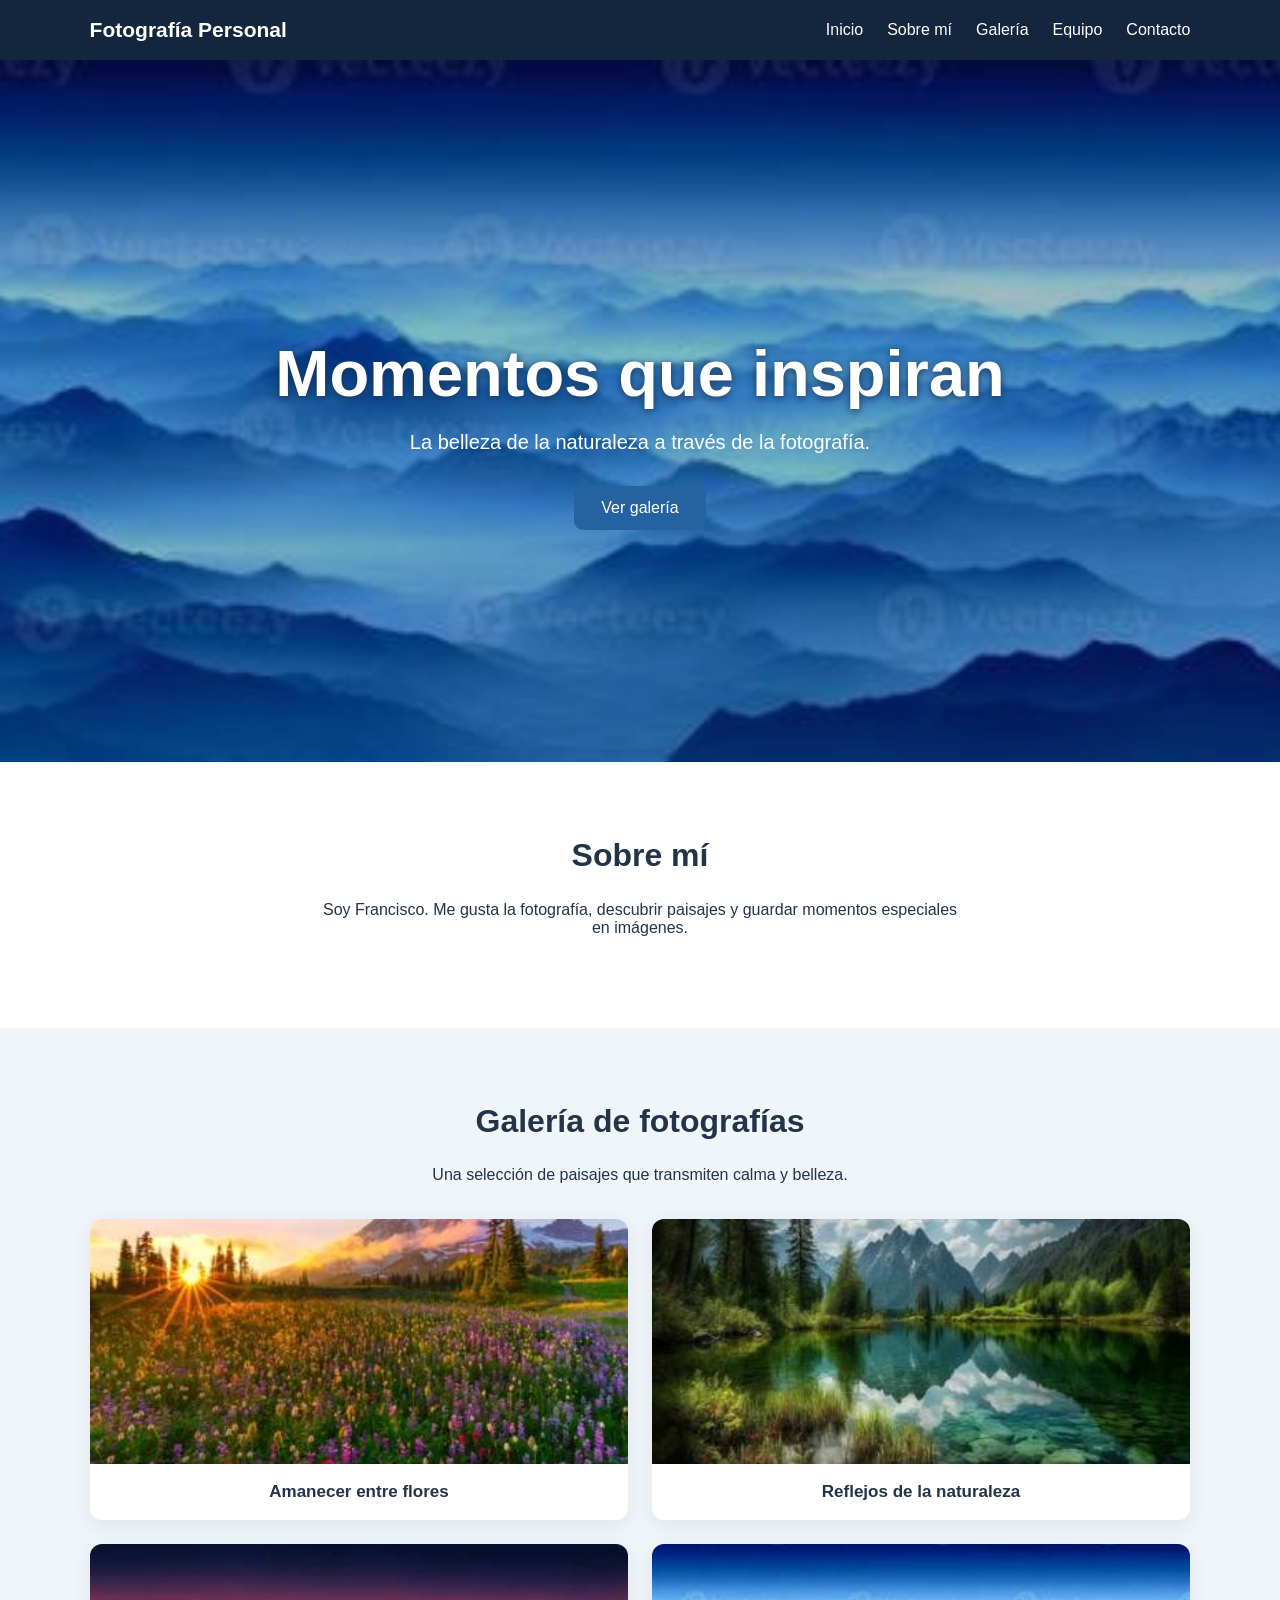
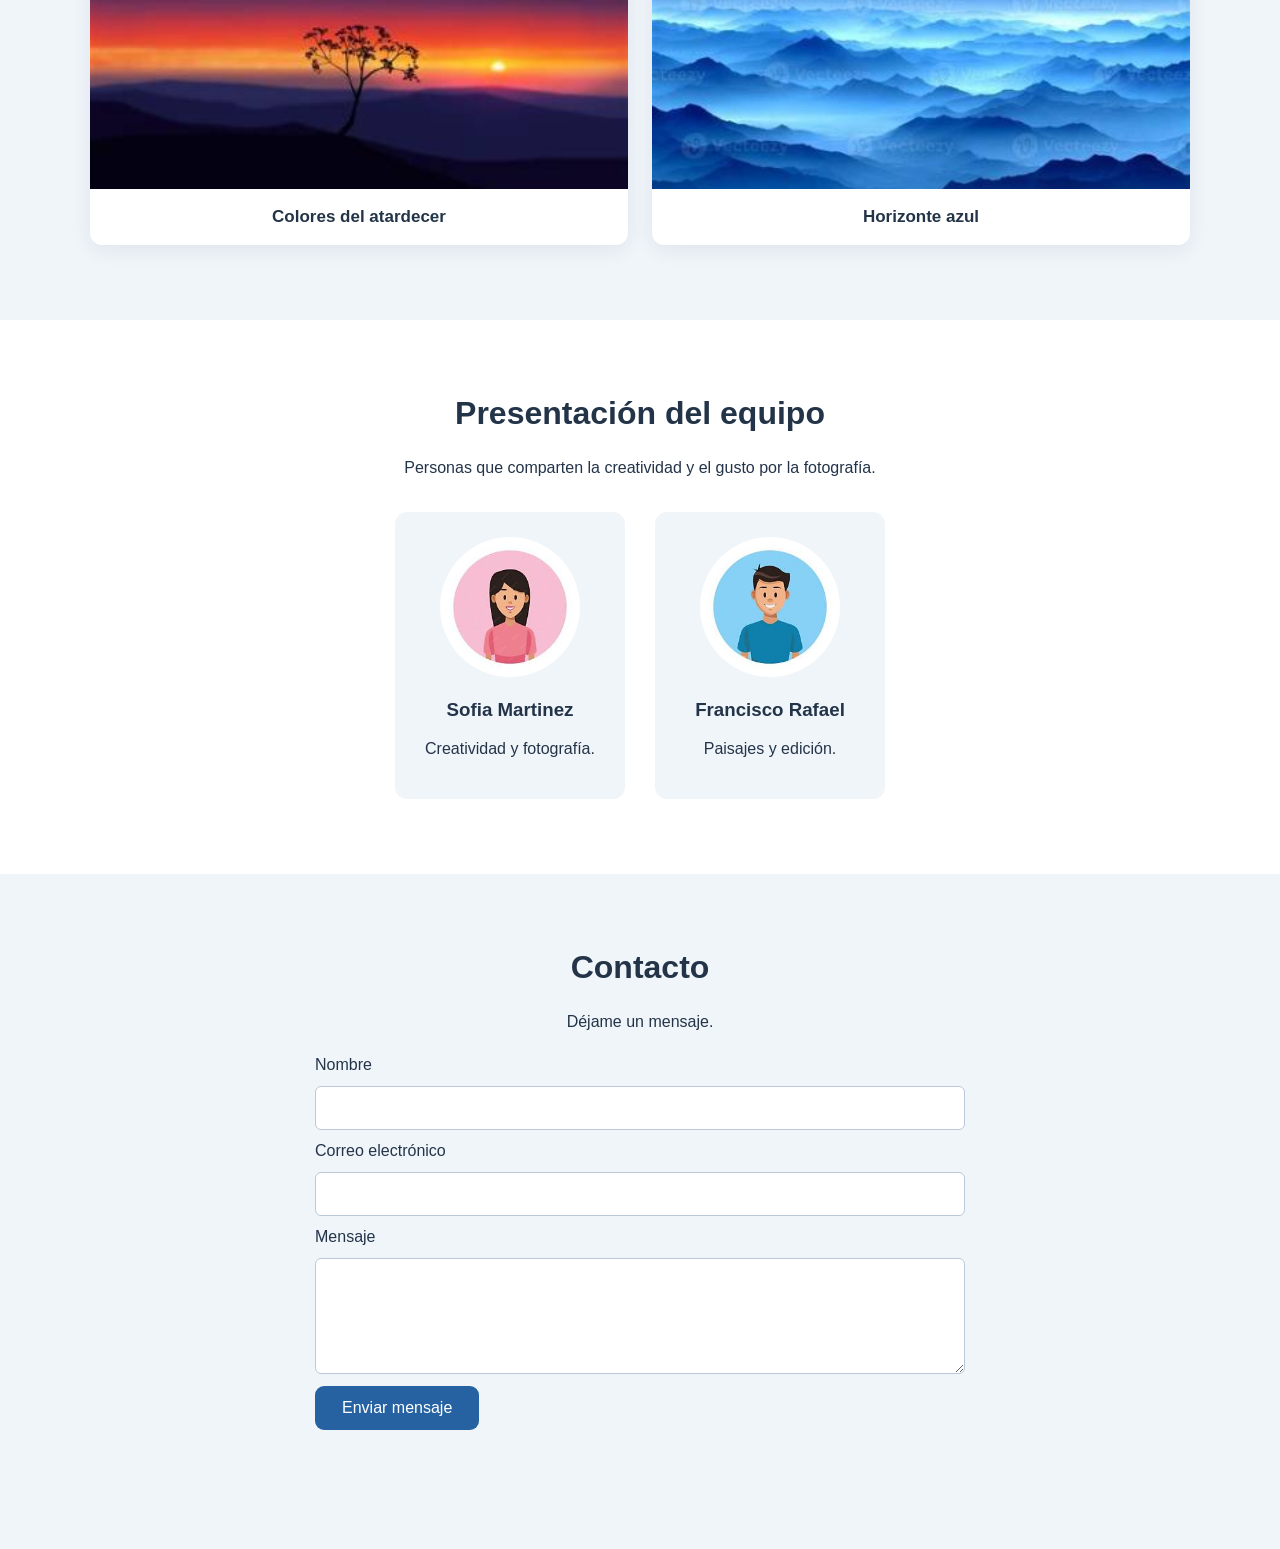
<file: index.html>
<!DOCTYPE html>
<html lang="es">
<head>
    <meta charset="UTF-8">
    <meta name="viewport" content="width=device-width, initial-scale=1.0">
    <title>Fotografía Personal</title>
    <link rel="stylesheet" href="css/estilos.css">
</head>
<body>
    <nav class="navbar">
        <a class="logo" href="#inicio">Fotografía Personal</a>
        <ul class="nav-links">
            <li><a href="#inicio">Inicio</a></li>
            <li><a href="#sobre-mi">Sobre mí</a></li>
            <li><a href="#galeria">Galería</a></li>
            <li><a href="#equipo">Equipo</a></li>
            <li><a href="#contacto">Contacto</a></li>
        </ul>
    </nav>

    <header class="hero" id="inicio">
        <div class="hero-content">
            <h1>Momentos que inspiran</h1>
            <p>La belleza de la naturaleza a través de la fotografía.</p>
            <a class="boton" href="#galeria">Ver galería</a>
        </div>
    </header>

    <main>
        <section class="contenido" id="sobre-mi">
            <div class="contenido-inner">
                <h2>Sobre mí</h2>
                <p>Soy Francisco. Me gusta la fotografía, descubrir paisajes y guardar momentos especiales en imágenes.</p>
            </div>
        </section>

        <section class="contenido fondo-claro" id="galeria">
            <div class="contenedor">
                <h2>Galería de fotografías</h2>
                <p>Una selección de paisajes que transmiten calma y belleza.</p>
                <div class="galeria">
                    <article class="tarjeta-foto">
                        <img src="img/paisaje_flores.png" alt="Montañas y flores al amanecer">
                        <h3>Amanecer entre flores</h3>
                    </article>
                    <article class="tarjeta-foto">
                        <img src="img/paisaje_lago.png" alt="Lago de montaña con reflejos">
                        <h3>Reflejos de la naturaleza</h3>
                    </article>
                    <article class="tarjeta-foto">
                        <img src="img/paisaje_atardecer.png" alt="Árbol y montañas al atardecer">
                        <h3>Colores del atardecer</h3>
                    </article>
                    <article class="tarjeta-foto">
                        <img src="img/fondo_azul.png" alt="Capas de montañas azules">
                        <h3>Horizonte azul</h3>
                    </article>
                </div>
            </div>
        </section>

        <section class="contenido" id="equipo">
            <div class="contenedor">
                <h2>Presentación del equipo</h2>
                <p>Personas que comparten la creatividad y el gusto por la fotografía.</p>
                <div class="equipo">
                    <article class="miembro">
                        <img src="img/perfil_1.png" alt="Avatar de integrante del equipo">
                        <h3>Sofia Martinez</h3>
                        <p>Creatividad y fotografía.</p>
                    </article>
                    <article class="miembro">
                        <img src="img/perfil_2.png" alt="Avatar de integrante del equipo">
                        <h3>Francisco Rafael</h3>
                        <p>Paisajes y edición.</p>
                    </article>
                </div>
            </div>
        </section>

        <section class="contenido fondo-claro" id="contacto">
            <div class="contenido-inner">
                <h2>Contacto</h2>
                <p>Déjame un mensaje.</p>
                <form id="formulario">
                    <label for="nombre">Nombre</label>
                    <input id="nombre" name="nombre" type="text" required>
                    <label for="correo">Correo electrónico</label>
                    <input id="correo" name="correo" type="email" required>
                    <label for="mensaje">Mensaje</label>
                    <textarea id="mensaje" name="mensaje" rows="5" required></textarea>
                    <button class="boton" type="submit">Enviar mensaje</button>
                    <p id="respuesta" aria-live="polite"></p>
                </form>
            </div>
        </section>
    </main>

    <script src="js/script.js"></script>
</body>
</html>
</file>
<file: css/estilos.css>
* {
    box-sizing: border-box;
}

html {
    scroll-behavior: smooth;
}

body {
    margin: 0;
    font-family: 'Segoe UI', Tahoma, sans-serif;
    color: #233449;
    background-color: #ffffff;
}

.navbar {
    position: sticky;
    top: 0;
    z-index: 10;
    display: flex;
    justify-content: space-between;
    align-items: center;
    padding: 18px 7%;
    background-color: #14263e;
}

.logo {
    color: white;
    font-size: 21px;
    font-weight: bold;
    text-decoration: none;
}

.nav-links {
    display: flex;
    gap: 24px;
    list-style: none;
    margin: 0;
    padding: 0;
}

.nav-links a {
    color: white;
    text-decoration: none;
}

.nav-links a:hover {
    color: #a5d6ff;
}

.hero {
    position: relative;
    display: flex;
    justify-content: center;
    align-items: center;
    min-height: 78vh;
    background-image: url('../img/fondo_azul.png');
    background-position: center;
    background-size: cover;
    text-align: center;
}

.hero::before {
    content: '';
    position: absolute;
    inset: 0;
    background-color: rgba(9, 28, 61, 0.30);
}

.hero-content {
    position: relative;
    padding: 25px;
    color: white;
}

.hero-content h1 {
    font-size: clamp(36px, 6vw, 65px);
    margin-bottom: 15px;
    text-shadow: 0 2px 8px #1b3457;
}

.hero-content p {
    font-size: 20px;
    margin-bottom: 32px;
}

.boton {
    display: inline-block;
    border: none;
    border-radius: 9px;
    padding: 13px 27px;
    background-color: #2662a2;
    color: white;
    text-decoration: none;
    cursor: pointer;
    font-size: 16px;
}

.boton:hover {
    background-color: #174776;
}

.contenido {
    padding: 75px 22px;
    text-align: center;
}

.fondo-claro {
    background-color: #f0f5fa;
}

.contenido-inner {
    max-width: 650px;
    margin: auto;
}

.contenedor {
    max-width: 1100px;
    margin: auto;
}

.contenido h2 {
    font-size: 32px;
    margin-top: 0;
}

.galeria {
    display: grid;
    grid-template-columns: repeat(2, 1fr);
    gap: 24px;
    margin-top: 35px;
}

.tarjeta-foto {
    overflow: hidden;
    background: white;
    border-radius: 12px;
    box-shadow: 0 5px 20px rgba(20, 38, 62, 0.08);
}

.tarjeta-foto img {
    display: block;
    width: 100%;
    height: 245px;
    object-fit: cover;
}

.tarjeta-foto h3 {
    font-size: 17px;
    margin: 18px;
}

.equipo {
    display: flex;
    justify-content: center;
    flex-wrap: wrap;
    gap: 30px;
    margin-top: 35px;
}

.miembro {
    width: 230px;
    padding: 25px;
    border-radius: 12px;
    background: #f0f5fa;
}

.miembro img {
    width: 140px;
    height: 140px;
    border-radius: 50%;
    object-fit: cover;
}

form {
    display: flex;
    flex-direction: column;
    gap: 12px;
    margin-top: 25px;
    text-align: left;
}

input,
textarea {
    padding: 12px;
    border: 1px solid #bac8d8;
    border-radius: 6px;
    font: inherit;
}

form .boton {
    align-self: flex-start;
}

@media (max-width: 700px) {
    .navbar {
        flex-direction: column;
        gap: 15px;
    }

    .nav-links {
        flex-wrap: wrap;
        justify-content: center;
        gap: 12px;
    }

    .galeria {
        grid-template-columns: 1fr;
    }
}
</file>
